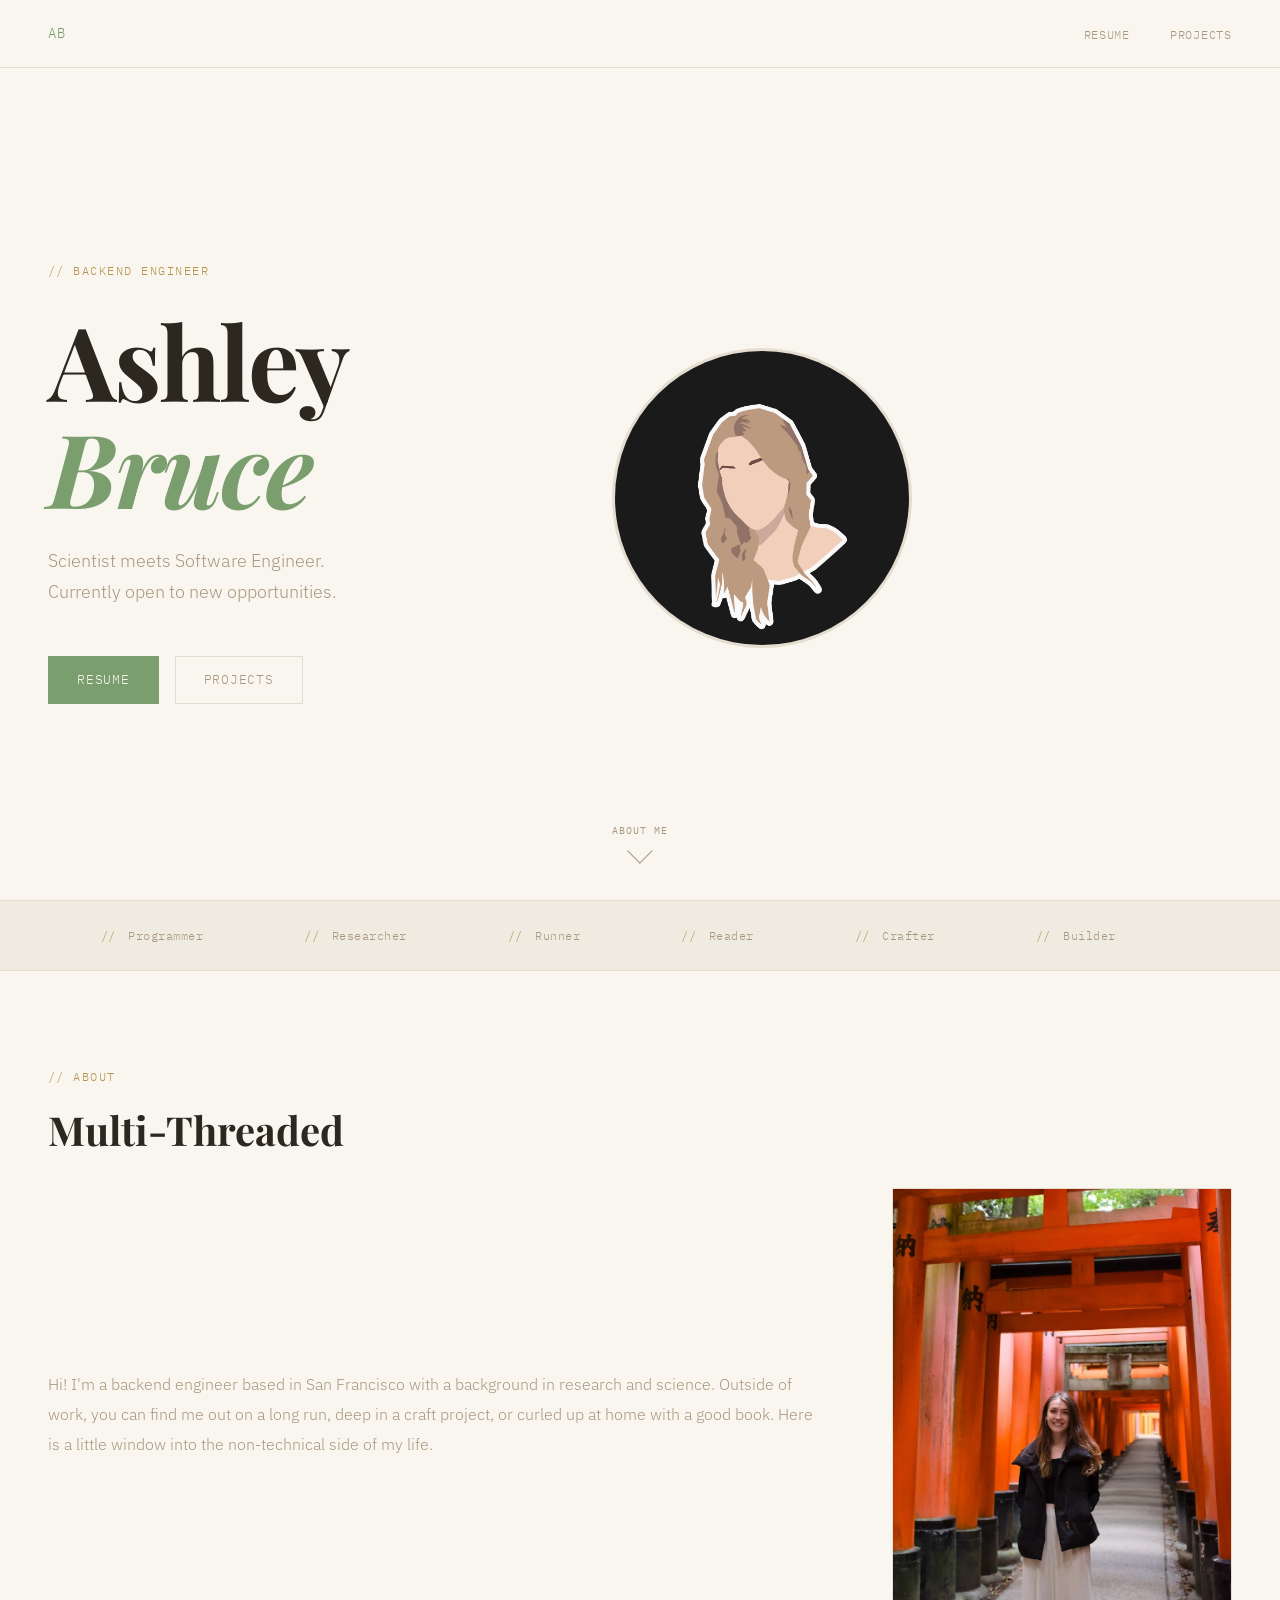
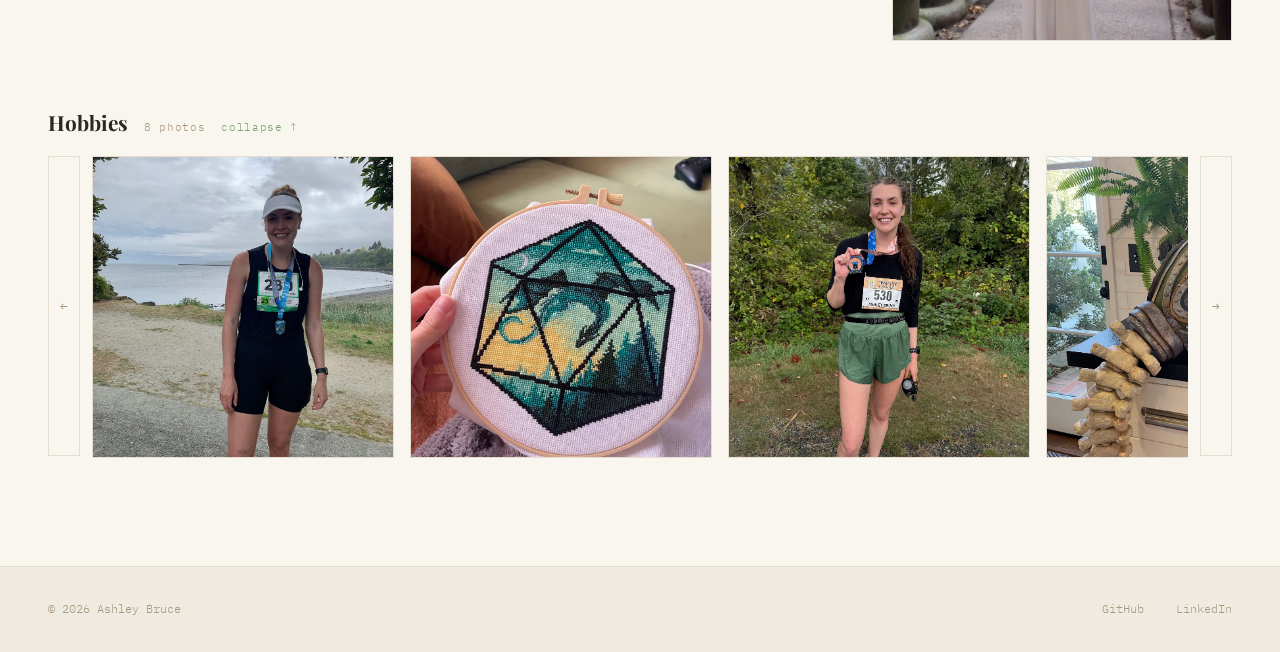
<file: index.html>
<!DOCTYPE html>
<html lang="en">
<head>
  <meta charset="UTF-8" />
  <meta name="viewport" content="width=device-width, initial-scale=1.0" />
  <title>Ashley Bruce</title>
  <link rel="stylesheet" href="style/overview-style.css" />
  <link rel="preconnect" href="https://fonts.googleapis.com" />
  <link rel="preconnect" href="https://fonts.gstatic.com" crossorigin />
  <link href="https://fonts.googleapis.com/css2?family=Playfair+Display:ital,wght@0,700;1,700&family=IBM+Plex+Mono:wght@400;500&family=IBM+Plex+Sans:wght@300;400;500&display=swap" rel="stylesheet" />
</head>
<body>

<nav>
  <a class="nav-logo" href="index.html">AB</a>
  <ul class="nav-links">
    <li><a href="resume.html">Resume</a></li>
    <li><a href="projects.html">Projects</a></li>
  </ul>
</nav>

<main>
  <div class="hero">
    <div class="hero-text">
    <p class="hero-label">// Backend Engineer</p>
    <h1>Ashley<br /><em>Bruce</em></h1>
    <p class="hero-bio">
      Scientist meets Software Engineer. <br/> 
      Currently open to new opportunities.
    </p>
    <div class="hero-links">
      <a href="resume.html" class="btn btn-primary">Resume</a>
      <a href="projects.html" class="btn btn-outline">Projects</a>
    </div>
    </div>
    <div class="hero-portrait-wrap">
      <img class="hero-portrait" src="images/ashley-2.png" alt="Profile portrait" />
    </div>
  </div>

    <button class="scroll-hint" id="scrollHint" onclick="document.getElementById('about').scrollIntoView({behavior:'smooth'})" aria-label="Scroll to about section">
    <span class="scroll-hint-label">about me</span>
    <span class="scroll-hint-chevron"></span>
  </button>

  <div class="skills-strip">
    <span class="skill-chip"><span></span></span>
    <span class="skill-chip"><span>//</span> Programmer</span>
    <span class="skill-chip"><span></span></span>
    <span class="skill-chip"><span>//</span> Researcher</span>
    <span class="skill-chip"><span></span></span>
    <span class="skill-chip"><span>//</span> Runner</span>
    <span class="skill-chip"><span></span></span>
    <span class="skill-chip"><span>//</span> Reader</span>
    <span class="skill-chip"><span></span></span>
    <span class="skill-chip"><span>//</span> Crafter</span>
    <span class="skill-chip"><span></span></span>
    <span class="skill-chip"><span>//</span> Builder</span>
    <span class="skill-chip"><span></span></span>
    
  </div>


  <div class="about-section" id="about">
    <div class="about-bio-section">
      <p class="section-label">// About</p>
      <h2>Multi-Threaded</h2>
      <div class="about-intro">
        <p class="about-bio">
          Hi!
          I'm a backend engineer based in San Francisco with a background in research and science.
          Outside of work, you can find me out on a long run, deep in a craft project, or curled up at home
          with a good book. 
          Here is a little window into the non-technical side of my life.
        </p>
        <img class="about-photo" src="images/ash-japan.jpg" alt="A photo of me" />
      </div>
    </div>
 
    <!-- ── Running ── -->
    <div class="hobby-block">
      <div class="hobby-header" onclick="toggleGallery('gallery-running', this)">
        <span class="hobby-title">Hobbies</span>
        <span class="hobby-count">8 photos</span>
        <span class="hobby-toggle">collapse ↑</span>
      </div>
      <div class="gallery-wrap">
        <button class="gallery-btn" onclick="scrollGallery('gallery-running', -1)">&#8592;</button>
        <div class="gallery" id="gallery-running">
          <div class="gallery-item">
            <img src="images/marathon-1.jpg" alt="Running" />
            <span class="caption">North Olympic Discovery Marathon 2022</span>
          </div>
          <div class="gallery-item">
            <img src="images/cs-dragon.jpg" alt="Crafting" />
            <span class="caption">Combining cross stitch with D&D</span>
          </div>
          <div class="gallery-item">
            <img src="images/marathon-2.jpg" alt="Running" />
            <span class="caption">Light at the End of the Tunnel Marathon 2025</span>
          </div>
          <div class="gallery-item">
            <img src="images/sandman.jpg" alt="Crafting" />
            <span class="caption">A mask I made for Halloween one year</span>
          </div>
          <div class="gallery-item">
            <img src="images/climb.png" alt="Climb" />
            <span class="caption">Climbing action shot</span>
          </div>
          <div class="gallery-item">
            <img src="images/stitching-card.jpg" alt="Crafting" />
            <span class="caption">Started stitching my own cards instead of buying them</span>
          </div>
          <div class="gallery-item">
            <img src="images/redwoods.jpg" alt="Hike" />
            <span class="caption">Beautiful hike through the redwoods</span>
          </div>
          <div class="gallery-item">
            <img src="images/read-1.jpg" alt="Reading" />
            <span class="caption">Reading at a coffee shop - a favorite activity</span>
          </div>
        </div>
        
        <button class="gallery-btn" onclick="scrollGallery('gallery-running', 1)">&#8594;</button>
      </div>
    </div>

  <!-- <div class="section" id="bookclub">
    <p class="section-label">// Community</p>
    <h2>Book Club</h2>
    <div class="bookclub-banner">
      <div>
        <h3>The Reading Room</h3>
        <p>A monthly book club focused on fiction, science, and the occasional deep-dive into tech history. Open to all.</p>
      </div>
      <a href="" class="btn btn-outline">Visit Book Club →</a>
    </div>
  </div> -->
 
  </div>
</main>
 
<script>
  function toggleGallery(id, header) {
    const gallery = document.getElementById(id);
    const toggle = header.querySelector('.hobby-toggle');
    const isCollapsed = gallery.classList.toggle('collapsed');
    toggle.textContent = isCollapsed ? 'expand ↓' : 'collapse ↑';
  }
 
  function scrollGallery(id, dir) {
    const gallery = document.getElementById(id);
    gallery.scrollBy({ left: dir * 320, behavior: 'smooth' });
  }

    // Fade scroll hint out once user starts scrolling
  const scrollHint = document.getElementById('scrollHint');
  window.addEventListener('scroll', () => {
    if (window.scrollY > 80) {
      scrollHint.classList.add('hidden');
    } else {
      scrollHint.classList.remove('hidden');
    }
  }, { passive: true });
 
  // Drag-to-scroll for each gallery
  document.querySelectorAll('.gallery').forEach(gallery => {
    let isDown = false, startX, scrollLeft;
    gallery.addEventListener('mousedown', e => {
      isDown = true;
      startX = e.pageX - gallery.offsetLeft;
      scrollLeft = gallery.scrollLeft;
    });
    gallery.addEventListener('mouseleave', () => isDown = false);
    gallery.addEventListener('mouseup', () => isDown = false);
    gallery.addEventListener('mousemove', e => {
      if (!isDown) return;
      e.preventDefault();
      const x = e.pageX - gallery.offsetLeft;
      gallery.scrollLeft = scrollLeft - (x - startX);
    });
  });
</script>
 

</main>

<footer>
  <p>© 2026 Ashley Bruce</p>
  <div class="footer-links">
    <a href="https://github.com/ashleyybrucee" target="_blank">GitHub</a>
    <a href="https://www.linkedin.com/in/ashleynicolebruce/" target="_blank">LinkedIn</a>
  </div>
</footer>

</body>
</html>
</file>
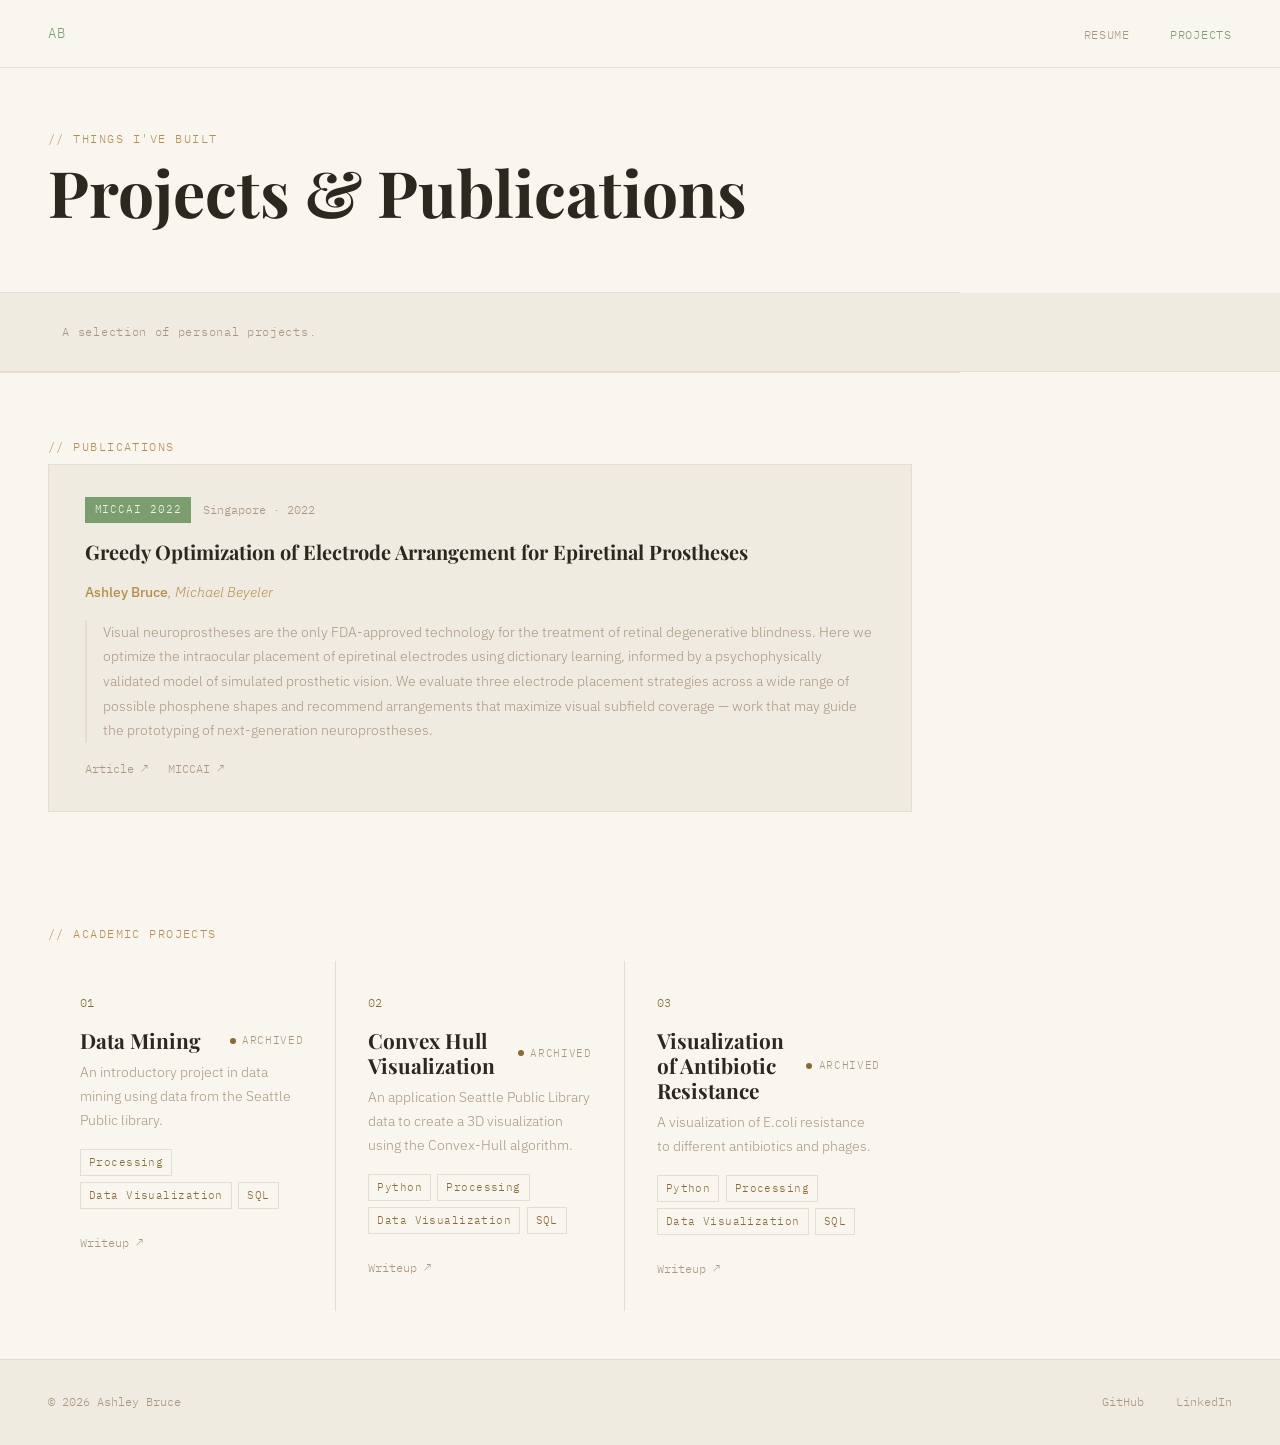
<file: projects.html>
<!DOCTYPE html>
<html lang="en">
<head>
  <meta charset="UTF-8" />
  <meta name="viewport" content="width=device-width, initial-scale=1.0" />
  <title>Projects — Ashley Bruce</title>
  <link rel="stylesheet" href="style/projects-style.css" />
  <link rel="preconnect" href="https://fonts.googleapis.com" />
  <link rel="preconnect" href="https://fonts.gstatic.com" crossorigin />
  <link href="https://fonts.googleapis.com/css2?family=Playfair+Display:ital,wght@0,700;1,700&family=IBM+Plex+Mono:wght@400;500&family=IBM+Plex+Sans:wght@300;400;500&display=swap" rel="stylesheet" />
</head>
<body>

<nav>
  <a class="nav-logo" href="index.html">AB</a>
  <ul class="nav-links">
    <li><a href="resume.html">Resume</a></li>
    <li><a href="projects.html" class="active">Projects</a></li>
  </ul>
</nav>

<div class="page-header">
  <p class="label">// Things I've Built</p>
  <h1>Projects & Publications</h1>
</div>

<div class="filter-bar">
   <p class="label">A selection of personal projects.</p>
</div>

<div class="publications-section">
  <p class="section-label">// Publications</p>
 
  <div class="paper-card">
    <div class="paper-meta">
      <span class="paper-venue">MICCAI 2022</span>
      <span class="paper-year">Singapore &middot; 2022</span>
    </div>
    <h3>Greedy Optimization of Electrode Arrangement for Epiretinal Prostheses</h3>
    <p class="paper-authors"><strong>Ashley Bruce</strong>, Michael Beyeler</p>
    <p class="paper-abstract">
      Visual neuroprostheses are the only FDA-approved technology for the treatment of retinal
      degenerative blindness. Here we optimize the intraocular placement of epiretinal electrodes
      using dictionary learning, informed by a psychophysically validated model of simulated
      prosthetic vision. We evaluate three electrode placement strategies across a wide range of
      possible phosphene shapes and recommend arrangements that maximize visual subfield coverage &mdash;
      work that may guide the prototyping of next-generation neuroprostheses.
    </p>
    <div class="paper-links">
      <a href="https://link.springer.com/epdf/10.1007/978-3-031-16449-1_57?sharing_token=rc_1lksG1MGMAp_7xhQtQfe4RwlQNchNByi7wbcMAY5W6Gyc4Jw-UUm0PqwKb_S136U3Cj2464zcitITsvF6gzQTWvps4sc2TT_WSpP5CN6KVCfJYVoFH6URSNzSDuo59FFW1dkexKLvRWfpZpLw_0Nyp9mIEcSG-py5M0aUWJ4%3D" 
      target="_blank">Article &#x2197;</a>
      <a href="https://conferences.miccai.org/2022/papers/239-Paper1645.html" target="_blank">MICCAI &#x2197;</a>
    </div>
  </div>
</div>

<!-- Filter bar for projects. Currently not enough that I'm showcasing to necessitate a filter bar, but would like to leave it in, so that 
 as I add projects, I can come back and redo the filter bar later -->

<!-- <div class="filter-bar">
  <button class="filter-btn active" onclick="filterProjects('all', this)">All</button>
  <button class="filter-btn" onclick="filterProjects('dataVis', this)">Data Visualization</button>
  <button class="filter-btn" onclick="filterProjects('python', this)">Python</button>
</div> -->

<div class="projects-wrap">
  <p class="projects-section-label">// Academic Projects</p>
  <div class="projects-grid" id="projects-grid">
 
  <article class="project-card" id="data-vis-1" data-tags="dataVis">
    <span class="project-number">01</span>
    <div>
      <div style="display:flex;justify-content:space-between;align-items:center;margin-bottom:0.5rem;">
        <h2>Data Mining</h2>
        <span class="project-status"><span class="status-dot archived"></span> Archived</span>
      </div>
      <p>An introductory project in data mining using data from the Seattle Public library.</p>
    </div>
    <div class="project-tags">
      <span class="tag">Processing</span>
      <span class="tag">Data Visualization</span>
      <span class="tag">SQL</span>
    </div>
    <div class="project-links">
      <a href="https://vislab.mat.ucsb.edu/2021/p1/Ashley_Bruce/AshleyBruce1.html" target="_blank">Writeup ↗</a>
    </div>
  </article>

  <article class="project-card" id="data-vis-2" data-tags="dataVis python">
    <span class="project-number">02</span>
    <div>
      <div style="display:flex;justify-content:space-between;align-items:center;margin-bottom:0.5rem;">
        <h2>Convex Hull Visualization</h2>
        <span class="project-status"><span class="status-dot archived"></span> Archived</span>
      </div>
      <p>An application Seattle Public Library data to create a 3D visualization using the Convex-Hull algorithm.</p>
    </div>
    <div class="project-tags">
      <span class="tag">Python</span>
      <span class="tag">Processing</span>
      <span class="tag">Data Visualization</span>
      <span class="tag">SQL</span>
    </div>
    <div class="project-links">
      <a href="https://vislab.mat.ucsb.edu/2021/p2/Ashley_Bruce/AshleyBruce2.html" target="_blank">Writeup ↗</a>
    </div>
  </article>

  <article class="project-card" id="auth-service" data-tags="dataVis python">
    <span class="project-number">03</span>
    <div>
      <div style="display:flex;justify-content:space-between;align-items:center;margin-bottom:0.5rem;">
        <h2>Visualization of Antibiotic Resistance</h2>
        <span class="project-status"><span class="status-dot archived"></span> Archived</span>
      </div>
      <p>A visualization of E.coli resistance to different antibiotics and phages.</p>
    </div>
    <div class="project-tags">
      <span class="tag">Python</span>
      <span class="tag">Processing</span>
      <span class="tag">Data Visualization</span>
      <span class="tag">SQL</span>
    </div>
    <div class="project-links">
      <a href="https://vislab.mat.ucsb.edu/2021/p3/Ashley_Bruce/AshleyBruce3.html" target="_blank">Writeup ↗</a>
    </div>
  </article>
 
  </div>
</div>

<!-- <div class="projects-wrap">
  <p class="projects-section-label">// Personal Projects</p>
  <div class="projects-grid" id="projects-grid">
 
  <article class="project-card" id="bookclub" data-tags="personal">
    <span class="project-number">01</span>
    <div>
      <div style="display:flex;justify-content:space-between;align-items:center;margin-bottom:0.5rem;">
        <h2>Reading Room</h2>
        <span class="project-status"><span class="status-dot active"></span> Active</span>
      </div>
      <p>A simple imformative frontend web page to allow for members of my Book Club to stay informed.</p>
    </div>
    <div class="project-tags">
      <span class="tag">Frontend</span>
      <span class="tag">Books</span>
    </div>
    <div class="project-links">
      <a href="https://ashley.gorb.us/bookclub/" target="_blank">Bookclub Webpage ↗</a>
    </div>
  </article>

  </div>
</div> -->

<footer>
  <p>© 2026 Ashley Bruce</p>
  <div class="footer-links">
  <div class="footer-links">
    <a href="https://github.com/ashleyybrucee" target="_blank">GitHub</a>
    <a href="https://www.linkedin.com/in/ashleynicolebruce/" target="_blank">LinkedIn</a>
  </div>
</footer>

<script>
  function filterProjects(tag, btn) {
    document.querySelectorAll('.filter-btn').forEach(b => b.classList.remove('active'));
    btn.classList.add('active');
    document.querySelectorAll('.project-card').forEach(card => {
      if (tag === 'all') {
        card.style.display = 'flex';
      } else {
        card.style.display = (card.dataset.tags || '').includes(tag) ? 'flex' : 'none';
      }
    });
  }
</script>

</body>
</html>
</file>
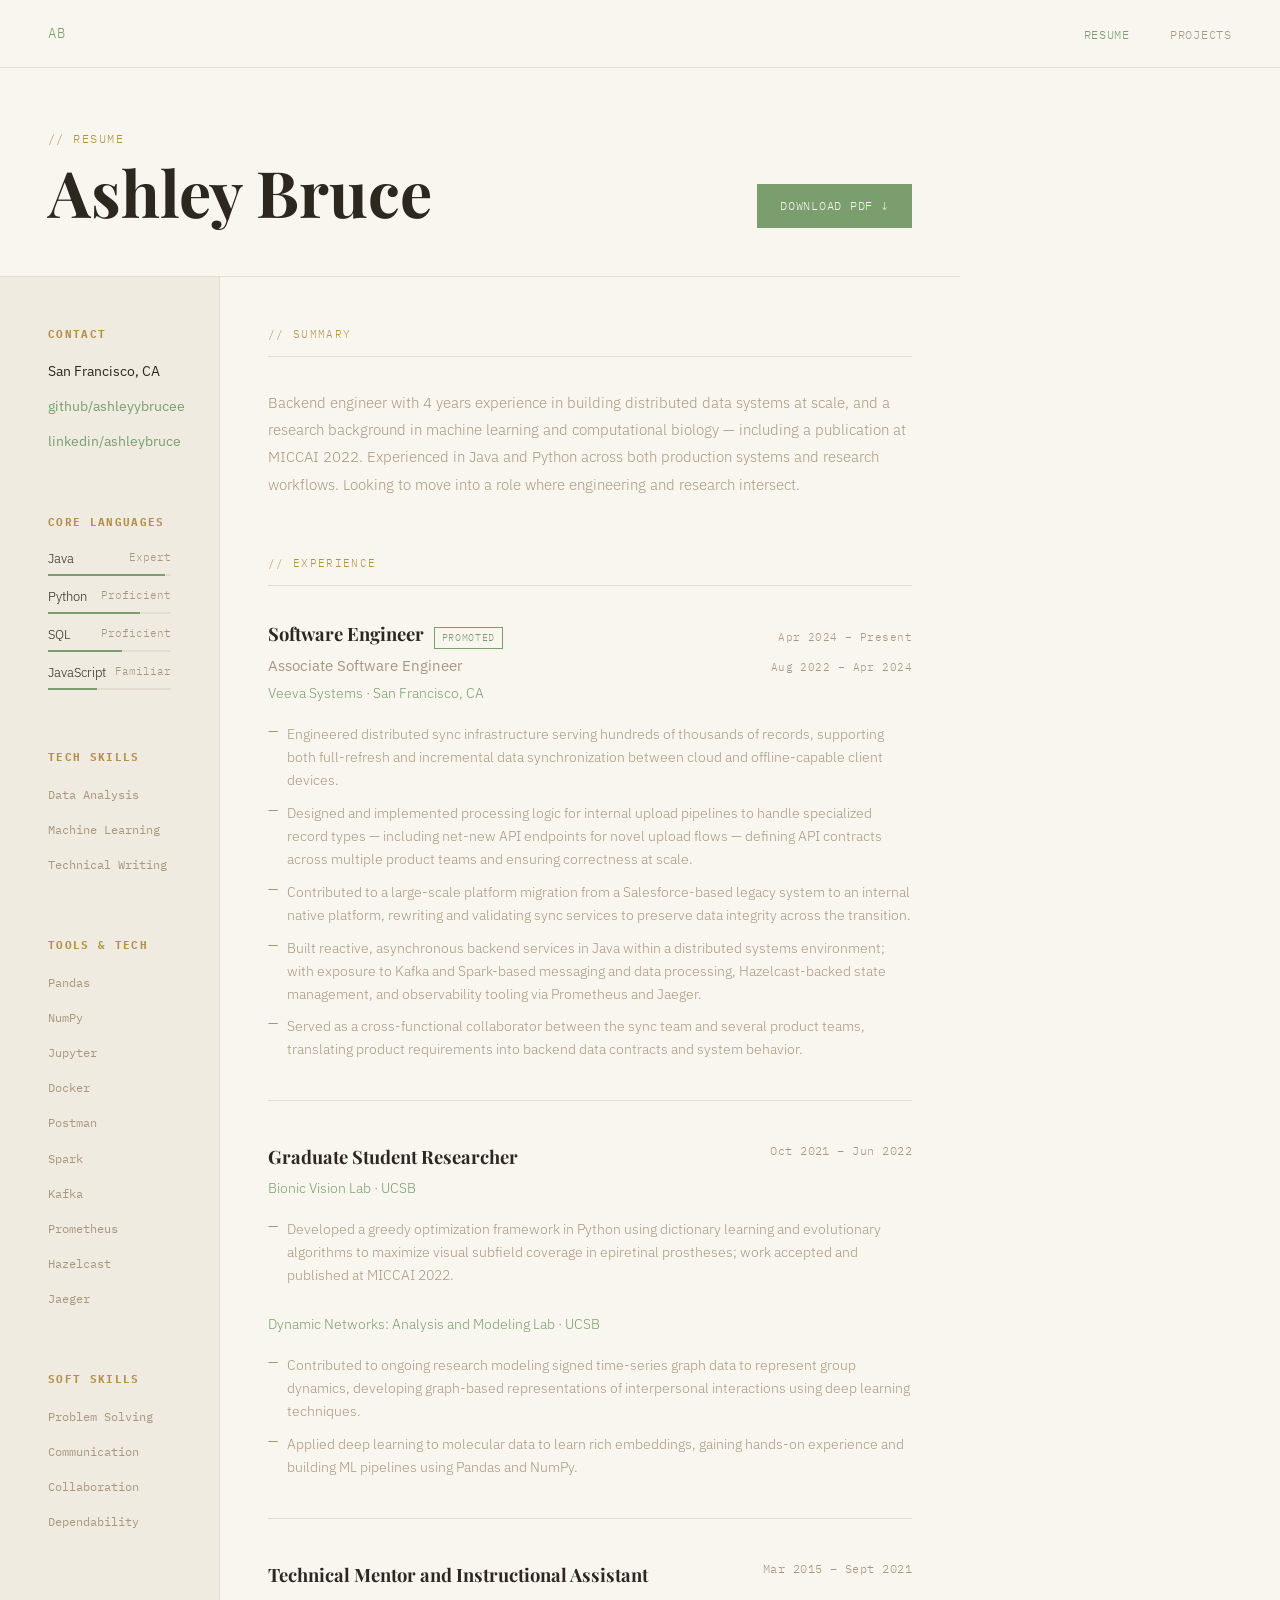
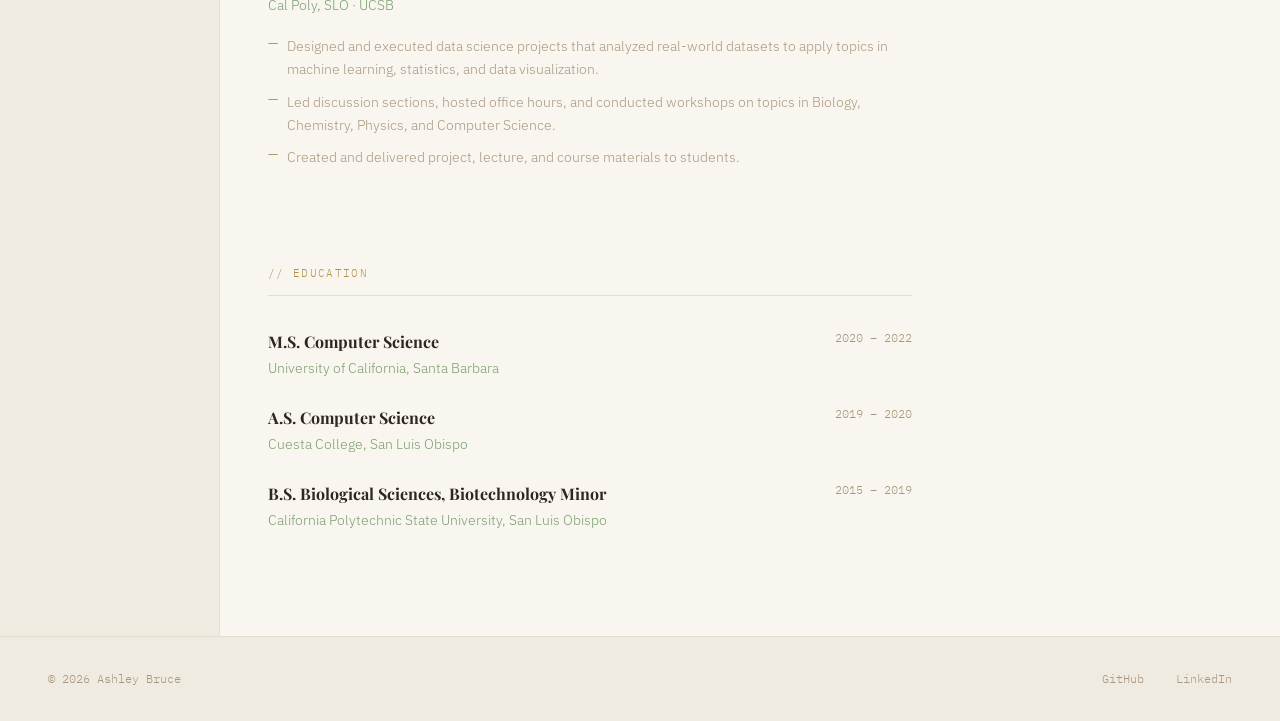
<file: resume.html>
<!DOCTYPE html>
<html lang="en">
<head>
  <meta charset="UTF-8" />
  <meta name="viewport" content="width=device-width, initial-scale=1.0" />
  <title>Resume — Ashley Bruce</title>
  <link rel="stylesheet" href="style/resume-style.css" />
  <link rel="preconnect" href="https://fonts.googleapis.com" />
  <link rel="preconnect" href="https://fonts.gstatic.com" crossorigin />
  <link href="https://fonts.googleapis.com/css2?family=Playfair+Display:ital,wght@0,700;1,700&family=IBM+Plex+Mono:wght@400;500&family=IBM+Plex+Sans:wght@300;400;500&display=swap" rel="stylesheet" />
</head>
<body>

<nav>
  <a class="nav-logo" href="index.html">AB</a>
  <ul class="nav-links">
    <li><a href="resume.html" class="active">Resume</a></li>
    <li><a href="projects.html">Projects</a></li>
  </ul>
</nav>

<div class="page-header">
  <div class="page-header-left">
    <p class="label">// Resume</p>
    <h1>Ashley Bruce</h1>
  </div>
  <div class="page-header-right">
    <a href="images/ashley_bruce_resume.pdf" class="btn btn-primary" download>Download PDF ↓</a>
  </div>
</div>

<div class="resume-body">

  <aside class="sidebar">

    <div class="sidebar-section">
      <h3>Contact</h3>
      <div class="sidebar-item"><p>San Francisco, CA</p></div>
      <div class="sidebar-item">
        <p><a href="https://github.com/ashleyybrucee" style="color:var(--accent);text-decoration:none;">github/ashleyybrucee</a></p>
      </div>
      <div class="sidebar-item">
        <p><a href="https://www.linkedin.com/in/ashleynicolebruce/" style="color:var(--accent);text-decoration:none;">linkedin/ashleybruce</a></p>
      </div>
    </div>

    <div class="sidebar-section">
      <h3>Core Languages</h3>
      <div class="skill-bar-row">
        <div class="skill-bar-label">Java <span>Expert</span></div>
        <div class="skill-bar-track"><div class="skill-bar-fill" style="width:95%"></div></div>
      </div>
      <div class="skill-bar-row">
        <div class="skill-bar-label">Python <span>Proficient</span></div>
        <div class="skill-bar-track"><div class="skill-bar-fill" style="width:75%"></div></div>
      </div>
      <div class="skill-bar-row">
        <div class="skill-bar-label">SQL <span>Proficient</span></div>
        <div class="skill-bar-track"><div class="skill-bar-fill" style="width:60%"></div></div>
      </div>
      <div class="skill-bar-row">
        <div class="skill-bar-label">JavaScript <span>Familiar</span></div>
        <div class="skill-bar-track"><div class="skill-bar-fill" style="width:40%"></div></div>
      </div>
    </div>

    <div class="sidebar-section">
      <h3>Tech Skills</h3>
      <div class="sidebar-item"><p><small>Data Analysis</small></p></div>
      <div class="sidebar-item"><p><small>Machine Learning</small></p></div>
      <div class="sidebar-item"><p><small>Technical Writing</small></p></div>
    </div>

    <div class="sidebar-section">
      <h3>Tools & Tech</h3>
      <div class="sidebar-item"><p><small>Pandas</small></p></div>
      <div class="sidebar-item"><p><small>NumPy</small></p></div>
      <div class="sidebar-item"><p><small>Jupyter</small></p></div>
      <div class="sidebar-item"><p><small>Docker</small></p></div>
      <div class="sidebar-item"><p><small>Postman</small></p></div>
      <div class="sidebar-item"><p><small>Spark</small></p></div>
      <div class="sidebar-item"><p><small>Kafka</small></p></div>
      <div class="sidebar-item"><p><small>Prometheus</small></p></div>
      <div class="sidebar-item"><p><small>Hazelcast</small></p></div>
      <div class="sidebar-item"><p><small>Jaeger</small></p></div>
    </div>

    <div class="sidebar-section">
      <h3>Soft Skills</h3>
      <div class="sidebar-item"><p><small>Problem Solving</small></p></div>
      <div class="sidebar-item"><p><small>Communication</small></p></div>
      <div class="sidebar-item"><p><small>Collaboration</small></p></div>
      <div class="sidebar-item"><p><small>Dependability</small></p></div>
    </div>

  </aside>

  <main class="main-content">

    <div class="resume-section">
      <p class="resume-section-title">// Summary</p>
      <p style="font-size:0.95rem;color:var(--muted);line-height:1.8;">
        Backend engineer with 4 years experience in building distributed data systems at scale, and a research background in machine learning and 
        computational biology — including a publication at MICCAI 2022. Experienced in Java and Python across both production systems and research workflows. 
        Looking to move into a role where engineering and research intersect.
      </p>
    </div>

    <div class="resume-section">
      <p class="resume-section-title">// Experience</p>

       <div class="job">
        <div class="job-header">
          <div class="job-titles">
            <div class="job-title-row">
              <span class="job-title">Software Engineer</span>
              <span class="promoted-badge">promoted</span>
              <span class="job-title-date">Apr 2024 – Present</span>
            </div>
            <div class="job-title-row promoted">
              <span class="job-title">Associate Software Engineer</span>
              <span class="job-title-date">Aug 2022 – Apr 2024</span>
            </div>
          </div>
        </div>
        <p class="job-company">Veeva Systems · San Francisco, CA</p>
        <ul>
          <li>Engineered distributed sync infrastructure serving hundreds of thousands of records, 
            supporting both full-refresh and incremental data synchronization between cloud and offline-capable client devices.</li>
          <li>Designed and implemented processing logic for internal upload pipelines to handle specialized record types 
            — including net-new API endpoints for novel upload flows — defining API contracts across multiple product teams 
            and ensuring correctness at scale.</li>
          <li>Contributed to a large-scale platform migration from a Salesforce-based legacy system to an internal 
            native platform, rewriting and validating sync services to preserve data integrity across the transition.</li>
          <li>Built reactive, asynchronous backend services in Java within a distributed systems environment; with exposure to Kafka 
            and Spark-based messaging and data processing, Hazelcast-backed state management, and observability tooling via Prometheus and Jaeger.</li>
          <li>Served as a cross-functional collaborator between the sync team and several product teams, 
            translating product requirements into backend data contracts and system behavior.</li>
        </ul>
      </div>

      <div class="job">
        <div class="job-header">
          <span class="job-title">Graduate Student Researcher</span>
          <span class="job-date">Oct 2021 – Jun 2022</span>
        </div>
        <p class="job-company">Bionic Vision Lab · UCSB</p>
        <ul>
          <li>Developed a greedy optimization framework in Python using dictionary learning and evolutionary algorithms to maximize 
            visual subfield coverage in epiretinal prostheses; work accepted and published at MICCAI 2022.</li>
          <!-- <li>Optimize the electrode placement in bionic vision implants to have more coverage of visual output.</li>
          <li>Develop a framework utilizing evolutionary algorithms to generate viable implant options.</li> -->
        </ul>
        <br/>
        <p class="job-company">Dynamic Networks: Analysis and Modeling Lab · UCSB</p>
        <ul>
          <li>Contributed to ongoing research modeling signed time-series graph data to represent group dynamics, developing 
            graph-based representations of interpersonal interactions using deep learning techniques.</li>
          <li>Applied deep learning to molecular data to learn rich embeddings, gaining hands-on experience and building ML pipelines 
            using Pandas and NumPy.</li>
          <!-- <li>Analyze interactions and build signed graph models to represent group dynamics</li>
          <li>Apply deep learning topics to molecular data to learn rich embeddings.</li> -->
        </ul>
      </div>

      <div class="job">
        <div class="job-header">
          <span class="job-title">Technical Mentor and Instructional Assistant</span>
          <span class="job-date">Mar 2015 – Sept 2021</span>
        </div>
        <p class="job-company">Cal Poly, SLO · UCSB</p>
        <ul>
          <li>Designed and executed data science projects that analyzed real-world datasets to apply topics in machine learning, statistics, and data visualization.</li>
          <li>Led discussion sections, hosted office hours, and conducted workshops on topics in Biology, Chemistry, Physics, and Computer Science.</li>
          <li>Created and delivered project, lecture, and course materials to students.</li>
        </ul>
      </div>
    </div>

    <div class="resume-section">
      <p class="resume-section-title">// Education</p>
      <div class="edu-item">
        <div>
          <p class="edu-degree">M.S. Computer Science</p>
          <p class="edu-school">University of California, Santa Barbara</p>
        </div>
        <span class="edu-date">2020 – 2022</span>
      </div>
        <div class="edu-item">
        <div>
          <p class="edu-degree">A.S. Computer Science</p>
          <p class="edu-school">Cuesta College, San Luis Obispo</p>
        </div>
        <span class="edu-date">2019 – 2020</span>
      </div>
        <div class="edu-item">
        <div>
          <p class="edu-degree">B.S. Biological Sciences, Biotechnology Minor</p>
          <p class="edu-school">California Polytechnic State University, San Luis Obispo</p>
        </div>
        <span class="edu-date">2015 – 2019</span>
      </div>
    </div>

  </main>
</div>

<footer>
  <p>© 2026 Ashley Bruce</p>
  <div class="footer-links">
    <a href="https://github.com/ashleyybrucee" target="_blank">GitHub</a>
    <a href="https://www.linkedin.com/in/ashleynicolebruce/" target="_blank">LinkedIn</a>
  </div>
</footer>

</body>
</html>
</file>
<file: style/overview-style.css>
*, *::before, *::after { box-sizing: border-box; margin: 0; padding: 0; }
 
    :root {
      --bg: #f9f6f0;
      --surface: #f0ebe1;
      --border: #e4ddd0;
      --text: #2c2820;
      --muted: #a8977e;
      --accent: #7a9e6e;
      --accent-dim: #5a7d50;
      --gold: #b5904a;
      --gold-dim: #8a6c33;
      --mono: 'IBM Plex Mono', monospace;
      --sans: 'IBM Plex Sans', sans-serif;
      --display: 'Playfair Display', serif;
    }
 
    html { scroll-behavior: smooth; }
 
    body {
      background: var(--bg);
      color: var(--text);
      font-family: var(--sans);
      font-weight: 300;
      line-height: 1.7;
      min-height: 100vh;
    }
 
    nav {
      position: fixed;
      top: 0; left: 0; right: 0;
      z-index: 100;
      display: flex;
      justify-content: space-between;
      align-items: center;
      padding: 1.25rem 3rem;
      border-bottom: 1px solid var(--border);
      background: rgba(249,246,240,0.92);
      backdrop-filter: blur(8px);
    }
 
    .nav-logo {
      font-family: var(--mono);
      font-size: 0.85rem;
      color: var(--accent);
      letter-spacing: 0.08em;
      text-decoration: none;
    }
 
    .nav-links { display: flex; gap: 2.5rem; list-style: none; }
    .nav-links a {
      font-family: var(--mono);
      font-size: 0.78rem;
      color: var(--muted);
      text-decoration: none;
      letter-spacing: 0.06em;
      text-transform: uppercase;
      transition: color 0.2s;
    }
    .nav-links a:hover, .nav-links a.active { color: var(--accent); }
 
    .hero {
      min-height: 100vh;
      display: grid;
      grid-template-columns: 1fr auto;
      align-items: center;
      gap: 4rem;
      padding: 8rem 3rem 4rem;
      max-width: 960px;
    }
 
    .hero-text { display: flex; flex-direction: column; }
 
    .hero-portrait-wrap {
      display: flex;
      align-items: center;
      justify-content: center;
      padding-top: 2rem;
    }
 
    .hero-portrait {
      width: 300px;
      height: 300px;
      border-radius: 50%;
      object-fit: cover;
      object-position: center top;
      border: 3px solid var(--border);
      background: var(--surface);
    }
 
    .hero-label {
      font-family: var(--mono);
      font-size: 0.78rem;
      color: var(--gold);
      letter-spacing: 0.12em;
      text-transform: uppercase;
      margin-bottom: 1.5rem;
    }
 
    h1 {
      font-family: var(--display);
      font-size: clamp(3.5rem, 8vw, 6.5rem);
      font-weight: 700;
      line-height: 1.05;
      letter-spacing: -0.02em;
      color: var(--text);
      margin-bottom: 1.5rem;
    }
 
    h1 em { font-style: italic; color: var(--accent); }
 
    .hero-bio {
      font-size: 1.1rem;
      color: var(--muted);
      max-width: 520px;
      margin-bottom: 3rem;
      line-height: 1.8;
    }
 
    .hero-links { display: flex; gap: 1rem; flex-wrap: wrap; }
 
    .btn {
      font-family: var(--mono);
      font-size: 0.8rem;
      letter-spacing: 0.06em;
      text-transform: uppercase;
      text-decoration: none;
      padding: 0.75rem 1.75rem;
      border: 1px solid;
      transition: all 0.2s;
      display: inline-block;
    }
 
    .btn-primary { background: var(--accent); border-color: var(--accent); color: var(--bg); }
    .btn-primary:hover { background: transparent; color: var(--accent); }
    .btn-outline { background: transparent; border-color: var(--border); color: var(--muted); }
    .btn-outline:hover { border-color: var(--accent); color: var(--accent); }
 
    .skills-strip {
      border-top: 1px solid var(--border);
      border-bottom: 1px solid var(--border);
      background: var(--surface);
      padding: 1.5rem 3rem;
      display: flex;
      gap: 3rem;
      flex-wrap: wrap;
    }
 
    .skill-chip {
      font-family: var(--mono);
      font-size: 0.78rem;
      color: var(--muted);
      letter-spacing: 0.04em;
      white-space: nowrap;
    }
    .skill-chip span { color: var(--gold); margin-right: 0.4em; }

    .bookclub-banner {
      border: 1px solid var(--border);
      background: var(--surface);
      padding: 3rem;
      display: flex;
      justify-content: space-between;
      align-items: center;
      gap: 2rem;
      flex-wrap: wrap;
    }

    .bookclub-banner h3 { font-family: var(--display); font-size: 1.6rem; margin-bottom: 0.5rem; }
    .bookclub-banner p { font-size: 0.9rem; color: var(--muted); max-width: 400px; }
 
    .about-section {
      max-width: 1400px;
      padding: 6rem 3rem;
    }
    
    .about-bio-section {
      max-width:1200px;
    }
 
    .about-intro {
      display: grid;
      grid-template-columns: 1fr 340px;
      gap: 4rem;
      align-items: center;
      margin-bottom: 4rem;
    }
 
    .about-photo {
      width: 100%;
      aspect-ratio: 3 / 4;
      object-fit: cover;
      border: 1px solid var(--border);
    }
 
    .about-section .section-label {
      font-family: var(--mono);
      font-size: 0.75rem;
      color: var(--gold);
      letter-spacing: 0.12em;
      text-transform: uppercase;
      margin-bottom: 0.5rem;
    }
 
    .about-section h2 {
      font-family: var(--display);
      font-size: 2.5rem;
      font-weight: 700;
      color: var(--text);
      margin-bottom: 1.5rem;
    }
 
    .about-bio {
      font-size: 1rem;
      color: var(--muted);
      line-height: 1.9;
    }
 
    /* ── Hobby strips ── */
    .hobby-block { margin-bottom: 3.5rem; }
    .hobby-block:last-child { margin-bottom: 0; }
 
    .hobby-header {
      display: flex;
      align-items: baseline;
      gap: 1rem;
      margin-bottom: 1rem;
      cursor: pointer;
      user-select: none;
    }
 
    .hobby-title {
      font-family: var(--display);
      font-size: 1.3rem;
      font-weight: 700;
      color: var(--text);
      transition: color 0.2s;
    }
    .hobby-header:hover .hobby-title { color: var(--accent); }
 
    .hobby-count {
      font-family: var(--mono);
      font-size: 0.7rem;
      color: var(--muted);
      letter-spacing: 0.06em;
    }
 
    .hobby-toggle {
      font-family: var(--mono);
      font-size: 0.7rem;
      color: var(--accent);
      letter-spacing: 0.06em;
      /* margin-left: auto; */
      transition: opacity 0.2s;
    }
 
    .gallery-wrap {
      display: flex;
      align-items: center;
      gap: 0.75rem;
    }
 
    .gallery {
      display: flex;
      gap: 1rem;
      overflow-x: auto;
      scroll-behavior: smooth;
      padding-bottom: 0.75rem;
      scrollbar-width: thin;
      scrollbar-color: var(--border) transparent;
      cursor: grab;
    }
    .gallery:active { cursor: grabbing; }
    .gallery::-webkit-scrollbar { height: 4px; }
    .gallery::-webkit-scrollbar-track { background: transparent; }
    .gallery::-webkit-scrollbar-thumb { background: var(--border); }
 
    .gallery.collapsed { display: none; }
 
    .gallery-item {
      flex: 0 0 auto;
      position: relative;
      border: 1px solid var(--border);
      overflow: hidden;
      background: var(--surface);
    }
 
    .gallery-item img {
      display: block;
      width: 300px;
      height: 300px;
      object-fit: cover;
      transition: transform 0.35s ease;
    }
    .gallery-item:hover img { transform: scale(1.03); }
 
    .gallery-item .caption {
      position: absolute;
      bottom: 0; left: 0; right: 0;
      background: rgba(249,246,240,0.92);
      padding: 0.5rem 0.75rem;
      font-family: var(--mono);
      font-size: 0.68rem;
      color: var(--muted);
      letter-spacing: 0.04em;
      transform: translateY(100%);
      transition: transform 0.25s ease;
    }
    .gallery-item:hover .caption { transform: translateY(0); }
 
    .gallery-nav {
      display: flex;
      gap: 0.5rem;
      margin-top: 0.75rem;
    }
 
    .gallery-btn {
      font-family: var(--mono);
      font-size: 0.8rem;
      background: transparent;
      border: 1px solid var(--border);
      color: var(--muted);
      width: 32px;
      height: 300px;
      flex-shrink: 0;
      cursor: pointer;
      transition: all 0.2s;
      display: flex;
      align-items: center;
      justify-content: center;
      margin-bottom:auto;
    }

    .gallery-btn:hover { border-color: var(--accent); color: var(--accent); }
 
    footer {
      border-top: 1px solid var(--border);
      background: var(--surface);
      padding: 2rem 3rem;
      display: flex;
      justify-content: space-between;
      align-items: center;
      flex-wrap: wrap;
      gap: 1rem;
    }
 
    footer p { font-family: var(--mono); font-size: 0.75rem; color: var(--muted); }
    .footer-links { display: flex; gap: 2rem; }
    .footer-links a {
      font-family: var(--mono);
      font-size: 0.75rem;
      color: var(--muted);
      text-decoration: none;
      transition: color 0.2s;
    }
    .footer-links a:hover { color: var(--accent); }
 
    @keyframes fadeUp {
      from { opacity: 0; transform: translateY(20px); }
      to { opacity: 1; transform: translateY(0); }
    }
    .hero-label { animation: fadeUp 0.6s ease both; }
    h1 { animation: fadeUp 0.6s 0.1s ease both; }
    .hero-bio { animation: fadeUp 0.6s 0.2s ease both; }
    .hero-links { animation: fadeUp 0.6s 0.3s ease both; }

        .scroll-hint {
      position: fixed;
      bottom: 2rem;
      left: 50%;
      transform: translateX(-50%);
      display: flex;
      flex-direction: column;
      align-items: center;
      gap: 0.3rem;
      cursor: pointer;
      opacity: 1;
      transition: opacity 0.4s ease;
      z-index: 50;
      background: none;
      border: none;
      padding: 0.5rem;
    }
    .scroll-hint.hidden { opacity: 0; pointer-events: none; }
 
    .scroll-hint-label {
      font-family: var(--mono);
      font-size: 0.65rem;
      letter-spacing: 0.1em;
      text-transform: uppercase;
      color: var(--muted);
    }
 
    .scroll-hint-chevron {
      width: 18px;
      height: 18px;
      border-right: 1.5px solid var(--muted);
      border-bottom: 1.5px solid var(--muted);
      transform: rotate(45deg);
      animation: chevronBob 1.6s ease-in-out infinite;
    }
 
    @keyframes chevronBob {
      0%, 100% { transform: rotate(45deg) translateY(0); opacity: 0.5; }
      50% { transform: rotate(45deg) translateY(4px); opacity: 1; }
    }
 
    @media (max-width: 680px) {
      nav { padding: 1rem 1.5rem; }
      .hero { grid-template-columns: 1fr; padding: 7rem 1.5rem 3rem; gap: 2rem; }
      .hero-portrait { width: 160px; height: 160px; }
      .hero-portrait-wrap { padding-top: 0; order: -1; }
      .skills-strip { padding: 1.25rem 1.5rem; gap: 1.5rem; }
      .about-section { padding: 4rem 1.5rem; }
      .gallery-item img { width: 240px; height: 180px; }
      footer { padding: 1.5rem; }
    }
</file>
<file: style/projects-style.css>
*, *::before, *::after { box-sizing: border-box; margin: 0; padding: 0; }
 
    :root {
      --bg: #f9f6f0;
      --surface: #f0ebe1;
      --border: #e4ddd0;
      --text: #2c2820;
      --muted: #a8977e;
      --accent: #7a9e6e;
      --accent-dim: #5a7d50;
      --gold: #b5904a;
      --gold-dim: #8a6c33;
      --mono: 'IBM Plex Mono', monospace;
      --sans: 'IBM Plex Sans', sans-serif;
      --display: 'Playfair Display', serif;
    }
 
    body {
      background: var(--bg);
      color: var(--text);
      font-family: var(--sans);
      font-weight: 300;
      line-height: 1.7;
    }
 
    nav {
      position: fixed;
      top: 0; left: 0; right: 0;
      z-index: 100;
      display: flex;
      justify-content: space-between;
      align-items: center;
      padding: 1.25rem 3rem;
      border-bottom: 1px solid var(--border);
      background: rgba(249,246,240,0.92);
      backdrop-filter: blur(8px);
    }
 
    .nav-logo {
      font-family: var(--mono);
      font-size: 0.85rem;
      color: var(--accent);
      letter-spacing: 0.08em;
      text-decoration: none;
    }
 
    .nav-links { display: flex; gap: 2.5rem; list-style: none; }
    .nav-links a {
      font-family: var(--mono);
      font-size: 0.78rem;
      color: var(--muted);
      text-decoration: none;
      letter-spacing: 0.06em;
      text-transform: uppercase;
      transition: color 0.2s;
    }
    .nav-links a:hover, .nav-links a.active { color: var(--accent); }
 
    .page-header {
      padding: 8rem 3rem 3rem;
      border-bottom: 1px solid var(--border);
      max-width: 960px;
    }
 
    .page-header p.label {
      font-family: var(--mono);
      font-size: 0.78rem;
      color: var(--gold);
      letter-spacing: 0.12em;
      text-transform: uppercase;
      margin-bottom: 0.5rem;
    }
 
    h1 {
      font-family: var(--display);
      font-size: clamp(2.5rem, 5vw, 4rem);
      font-weight: 700;
      line-height: 1.1;
      color: var(--text);
      margin-bottom: 1rem;
    }
 
    .page-header > p:last-child { font-size: 0.95rem; color: var(--muted); max-width: 480px; }
 
    .filter-bar {
      padding: 1.5rem 3rem;
      display: flex;
      gap: 0.5rem;
      border-bottom: 1px solid var(--border);
      flex-wrap: wrap;
      background: var(--surface);
    }

    .filter-bar .label {
      font-family: var(--mono);
      font-size: 0.72rem;
      letter-spacing: 0.06em;
      color: var(--muted);
      background: transparent;
      padding: 0.35rem 0.9rem;
      cursor: pointer;
      transition: all 0.2s;
    }
 
    .filter-btn {
      font-family: var(--mono);
      font-size: 0.72rem;
      letter-spacing: 0.06em;
      color: var(--muted);
      background: transparent;
      border: 1px solid var(--border);
      padding: 0.35rem 0.9rem;
      cursor: pointer;
      transition: all 0.2s;
    }
    .filter-btn:hover, .filter-btn.active { border-color: var(--accent); color: var(--accent); }
 
    .projects-wrap {
      max-width: 960px;
      padding: 3rem;
    }
 
    .projects-section-label {
      font-family: var(--mono);
      font-size: 0.75rem;
      color: var(--gold);
      letter-spacing: 0.12em;
      text-transform: uppercase;
      margin-bottom: 1rem;
    }
 
    .projects-grid {
      display: grid;
      grid-template-columns: repeat(auto-fill, minmax(280px, 1fr));
      gap: 1px;
      background: var(--border);
    }
 
    .project-card {
      background: var(--bg);
      padding: 2rem;
      display: flex;
      flex-direction: column;
      gap: 1rem;
      transition: background 0.2s;
    }
    .project-card:hover { background: var(--surface); }
 
    .project-number { font-family: var(--mono); font-size: 0.72rem; color: var(--gold-dim); }
 
    .project-card h2 {
      font-family: var(--display);
      font-size: 1.3rem;
      font-weight: 700;
      color: var(--text);
      line-height: 1.2;
    }
 
    .project-card p { font-size: 0.88rem; color: var(--muted); line-height: 1.7; flex: 1; }
 
    .project-tags { display: flex; flex-wrap: wrap; gap: 0.4rem; }
 
    .tag {
      font-family: var(--mono);
      font-size: 0.68rem;
      color: var(--gold-dim);
      border: 1px solid var(--border);
      padding: 0.2rem 0.5rem;
      letter-spacing: 0.04em;
    }
 
    .project-links { display: flex; gap: 1rem; margin-top: 0.5rem; }
    .project-links a {
      font-family: var(--mono);
      font-size: 0.75rem;
      text-decoration: none;
      color: var(--muted);
      transition: color 0.2s;
    }
    .project-links a:hover { color: var(--accent); }
 
    .project-status {
      font-family: var(--mono);
      font-size: 0.68rem;
      letter-spacing: 0.06em;
      text-transform: uppercase;
      display: inline-flex;
      align-items: center;
      gap: 0.4rem;
      color: var(--muted);
    }
 
    .status-dot { width: 6px; height: 6px; border-radius: 50%; background: var(--muted); }
    .status-dot.active { background: var(--accent); }
    .status-dot.archived { background: var(--gold-dim); }
 
    footer {
      border-top: 1px solid var(--border);
      background: var(--surface);
      padding: 2rem 3rem;
      display: flex;
      justify-content: space-between;
      align-items: center;
      flex-wrap: wrap;
      gap: 1rem;
    }
 
    footer p { font-family: var(--mono); font-size: 0.75rem; color: var(--muted); }
    .footer-links { display: flex; gap: 2rem; }
    .footer-links a {
      font-family: var(--mono); font-size: 0.75rem; color: var(--muted);
      text-decoration: none; transition: color 0.2s;
    }
    .footer-links a:hover { color: var(--accent); }
 
    .publications-section {
      max-width: 960px;
      padding: 4rem 3rem;
      border-top: 1px solid var(--border);
    }
 
    .publications-section .section-label {
      font-family: var(--mono);
      font-size: 0.75rem;
      color: var(--gold);
      letter-spacing: 0.12em;
      text-transform: uppercase;
      margin-bottom: 0.4rem;
    }
 
    .publications-section h2 {
      font-family: var(--display);
      font-size: 2rem;
      font-weight: 700;
      color: var(--text);
      margin-bottom: 2rem;
    }
 
    .paper-card {
      border: 1px solid var(--border);
      background: var(--surface);
      padding: 2rem 2.25rem;
      display: flex;
      flex-direction: column;
      gap: 1rem;
    }
 
    .paper-meta {
      display: flex;
      align-items: center;
      gap: 0.75rem;
      flex-wrap: wrap;
    }
 
    .paper-venue {
      font-family: var(--mono);
      font-size: 0.7rem;
      letter-spacing: 0.08em;
      text-transform: uppercase;
      color: var(--bg);
      background: var(--accent);
      padding: 0.2rem 0.6rem;
    }
 
    .paper-year {
      font-family: var(--mono);
      font-size: 0.72rem;
      color: var(--muted);
    }
 
    .paper-card h3 {
      font-family: var(--display);
      font-size: 1.25rem;
      font-weight: 700;
      color: var(--text);
      line-height: 1.3;
    }
 
    .paper-authors {
      font-size: 0.85rem;
      color: var(--gold);
      font-style: italic;
    }
 
    .paper-authors strong {
      font-style: normal;
      font-weight: 500;
      color: var(--gold);
    }
 
    .paper-abstract {
      font-size: 0.88rem;
      color: var(--muted);
      line-height: 1.75;
      border-left: 2px solid var(--border);
      padding-left: 1rem;
    }
 
    .paper-links { display: flex; gap: 1.25rem; }
    .paper-links a {
      font-family: var(--mono);
      font-size: 0.75rem;
      text-decoration: none;
      color: var(--muted);
      transition: color 0.2s;
    }
    .paper-links a:hover { color: var(--accent); }
 
    @media (max-width: 680px) {
      nav { padding: 1rem 1.5rem; }
      .page-header { padding: 7rem 1.5rem 2rem; }
      .filter-bar { padding: 1rem 1.5rem; }
      .projects-wrap { padding: 1.5rem; }
      .publications-section { padding: 3rem 1.5rem; }
      footer { padding: 1.5rem; }
    }
</file>
<file: style/resume-style.css>
*, *::before, *::after { box-sizing: border-box; margin: 0; padding: 0; }
 
    :root {
      --bg: #f9f6f0;
      --surface: #f0ebe1;
      --border: #e4ddd0;
      --text: #2c2820;
      --muted: #a8977e;
      --accent: #7a9e6e;
      --accent-dim: #5a7d50;
      --gold: #b5904a;
      --gold-dim: #8a6c33;
      --mono: 'IBM Plex Mono', monospace;
      --sans: 'IBM Plex Sans', sans-serif;
      --display: 'Playfair Display', serif;
    }
 
    body {
      background: var(--bg);
      color: var(--text);
      font-family: var(--sans);
      font-weight: 300;
      line-height: 1.7;
    }
 
    nav {
      position: fixed;
      top: 0; left: 0; right: 0;
      z-index: 100;
      display: flex;
      justify-content: space-between;
      align-items: center;
      padding: 1.25rem 3rem;
      border-bottom: 1px solid var(--border);
      background: rgba(249,246,240,0.92);
      backdrop-filter: blur(8px);
    }
 
    .nav-logo {
      font-family: var(--mono);
      font-size: 0.85rem;
      color: var(--accent);
      letter-spacing: 0.08em;
      text-decoration: none;
    }
 
    .nav-links { display: flex; gap: 2.5rem; list-style: none; }
    .nav-links a {
      font-family: var(--mono);
      font-size: 0.78rem;
      color: var(--muted);
      text-decoration: none;
      letter-spacing: 0.06em;
      text-transform: uppercase;
      transition: color 0.2s;
    }
    .nav-links a:hover, .nav-links a.active { color: var(--accent); }
 
    .page-header {
      padding: 8rem 3rem 3rem;
      border-bottom: 1px solid var(--border);
      display: flex;
      justify-content: space-between;
      align-items: flex-end;
      flex-wrap: wrap;
      gap: 2rem;
      max-width: 960px;
    }
 
    .page-header-left p.label {
      font-family: var(--mono);
      font-size: 0.78rem;
      color: var(--gold);
      letter-spacing: 0.12em;
      text-transform: uppercase;
      margin-bottom: 0.5rem;
    }
 
    h1 {
      font-family: var(--display);
      font-size: clamp(2.5rem, 5vw, 4rem);
      font-weight: 700;
      line-height: 1.1;
      color: var(--text);
    }
 
    .page-header-right { display: flex; gap: 1rem; flex-wrap: wrap; }
 
    .btn {
      font-family: var(--mono);
      font-size: 0.78rem;
      letter-spacing: 0.06em;
      text-transform: uppercase;
      text-decoration: none;
      padding: 0.65rem 1.4rem;
      border: 1px solid;
      transition: all 0.2s;
      display: inline-block;
    }
 
    .btn-primary { background: var(--accent); border-color: var(--accent); color: var(--bg); }
    .btn-primary:hover { background: transparent; color: var(--accent); }
    .btn-outline { background: transparent; border-color: var(--border); color: var(--muted); }
    .btn-outline:hover { border-color: var(--accent); color: var(--accent); }
 
    .resume-body {
      display: grid;
      grid-template-columns: 220px 1fr;
      max-width: 960px;
    }
 
    .sidebar {
      border-right: 1px solid var(--border);
      padding: 3rem;
      display: flex;
      flex-direction: column;
      gap: 3rem;
      background: var(--surface);
    }
 
    .sidebar-section h3 {
      font-family: var(--mono);
      font-size: 0.7rem;
      color: var(--gold);
      letter-spacing: 0.12em;
      text-transform: uppercase;
      margin-bottom: 1rem;
    }
 
    .sidebar-item { margin-bottom: 0.75rem; }
    .sidebar-item p { font-size: 0.85rem; color: var(--text); font-weight: 400; }
    .sidebar-item small { font-family: var(--mono); font-size: 0.72rem; color: var(--muted); }
 
    .skill-bar-row { margin-bottom: 0.6rem; }
 
    .skill-bar-label {
      font-size: 0.82rem;
      color: var(--text);
      margin-bottom: 0.25rem;
      display: flex;
      justify-content: space-between;
    }
 
    .skill-bar-label span { font-family: var(--mono); font-size: 0.68rem; color: var(--muted); }
    .skill-bar-track { height: 2px; background: var(--border); width: 100%; }
    .skill-bar-fill { height: 2px; background: var(--accent); }
 
    .main-content { padding: 3rem; }
 
    .resume-section { margin-bottom: 3.5rem; }
 
    .resume-section-title {
      font-family: var(--mono);
      font-size: 0.7rem;
      color: var(--gold);
      letter-spacing: 0.12em;
      text-transform: uppercase;
      margin-bottom: 2rem;
      padding-bottom: 0.75rem;
      border-bottom: 1px solid var(--border);
    }
 
    .job {
      margin-bottom: 2.5rem;
      padding-bottom: 2.5rem;
      border-bottom: 1px solid var(--border);
    }
    .job:last-child { border-bottom: none; }
 
    .job-header {
      display: flex;
      justify-content: space-between;
      align-items: flex-start;
      flex-wrap: wrap;
      gap: 0.5rem;
      margin-bottom: 0.25rem;
    }
 
    .job-title { font-family: var(--display); font-size: 1.15rem; font-weight: 700; color: var(--text); }
    .job-date { font-family: var(--mono); font-size: 0.72rem; color: var(--muted); letter-spacing: 0.04em; white-space: nowrap; }
    .job-company { font-size: 0.88rem; color: var(--accent); margin-bottom: 1rem; }
 
    .job-titles { display: flex; flex-direction: column; gap: 0.2rem; width: 100%; }
    .job-title-row { display: flex; align-items: baseline; gap: 0.6rem; }
    .job-title-row .job-title { font-size: 1.15rem; }
    .job-title-row.promoted .job-title { font-size: 0.95rem; color: var(--muted); font-family: var(--sans); font-weight: 400; }
    .promoted-badge {
      font-family: var(--mono);
      font-size: 0.65rem;
      letter-spacing: 0.06em;
      text-transform: uppercase;
      color: var(--accent);
      border: 1px solid var(--accent);
      padding: 0.1rem 0.45rem;
      white-space: nowrap;
    }
    .job-title-date {
      font-family: var(--mono);
      font-size: 0.68rem;
      color: var(--muted);
      letter-spacing: 0.04em;
      white-space: nowrap;
      margin-left: auto;
    }
 
    .job ul { list-style: none; display: flex; flex-direction: column; gap: 0.6rem; }
 
    .job ul li {
      font-size: 0.9rem;
      color: var(--muted);
      padding-left: 1.2rem;
      position: relative;
      line-height: 1.6;
    }
 
    .job ul li::before {
      content: '—';
      position: absolute;
      left: 0;
      color: var(--gold-dim);
      font-size: 0.8rem;
    }
 
    .edu-item {
      display: flex;
      justify-content: space-between;
      align-items: flex-start;
      flex-wrap: wrap;
      gap: 0.5rem;
      margin-bottom: 1.5rem;
    }
 
    .edu-degree { font-family: var(--display); font-size: 1rem; font-weight: 700; color: var(--text); }
    .edu-school { font-size: 0.85rem; color: var(--accent); margin-top: 0.1rem; }
    .edu-date { font-family: var(--mono); font-size: 0.72rem; color: var(--muted); }
 
    footer {
      border-top: 1px solid var(--border);
      background: var(--surface);
      padding: 2rem 3rem;
      display: flex;
      justify-content: space-between;
      align-items: center;
      flex-wrap: wrap;
      gap: 1rem;
    }
 
    footer p { font-family: var(--mono); font-size: 0.75rem; color: var(--muted); }
    .footer-links { display: flex; gap: 2rem; }
    .footer-links a {
      font-family: var(--mono); font-size: 0.75rem; color: var(--muted);
      text-decoration: none; transition: color 0.2s;
    }
    .footer-links a:hover { color: var(--accent); }
 
    @media (max-width: 680px) {
      nav { padding: 1rem 1.5rem; }
      .page-header { padding: 7rem 1.5rem 2rem; }
      .resume-body { grid-template-columns: 1fr; }
      .sidebar { border-right: none; border-bottom: 1px solid var(--border); padding: 2rem 1.5rem; }
      .main-content { padding: 2rem 1.5rem; }
      footer { padding: 1.5rem; }
    }
</file>
